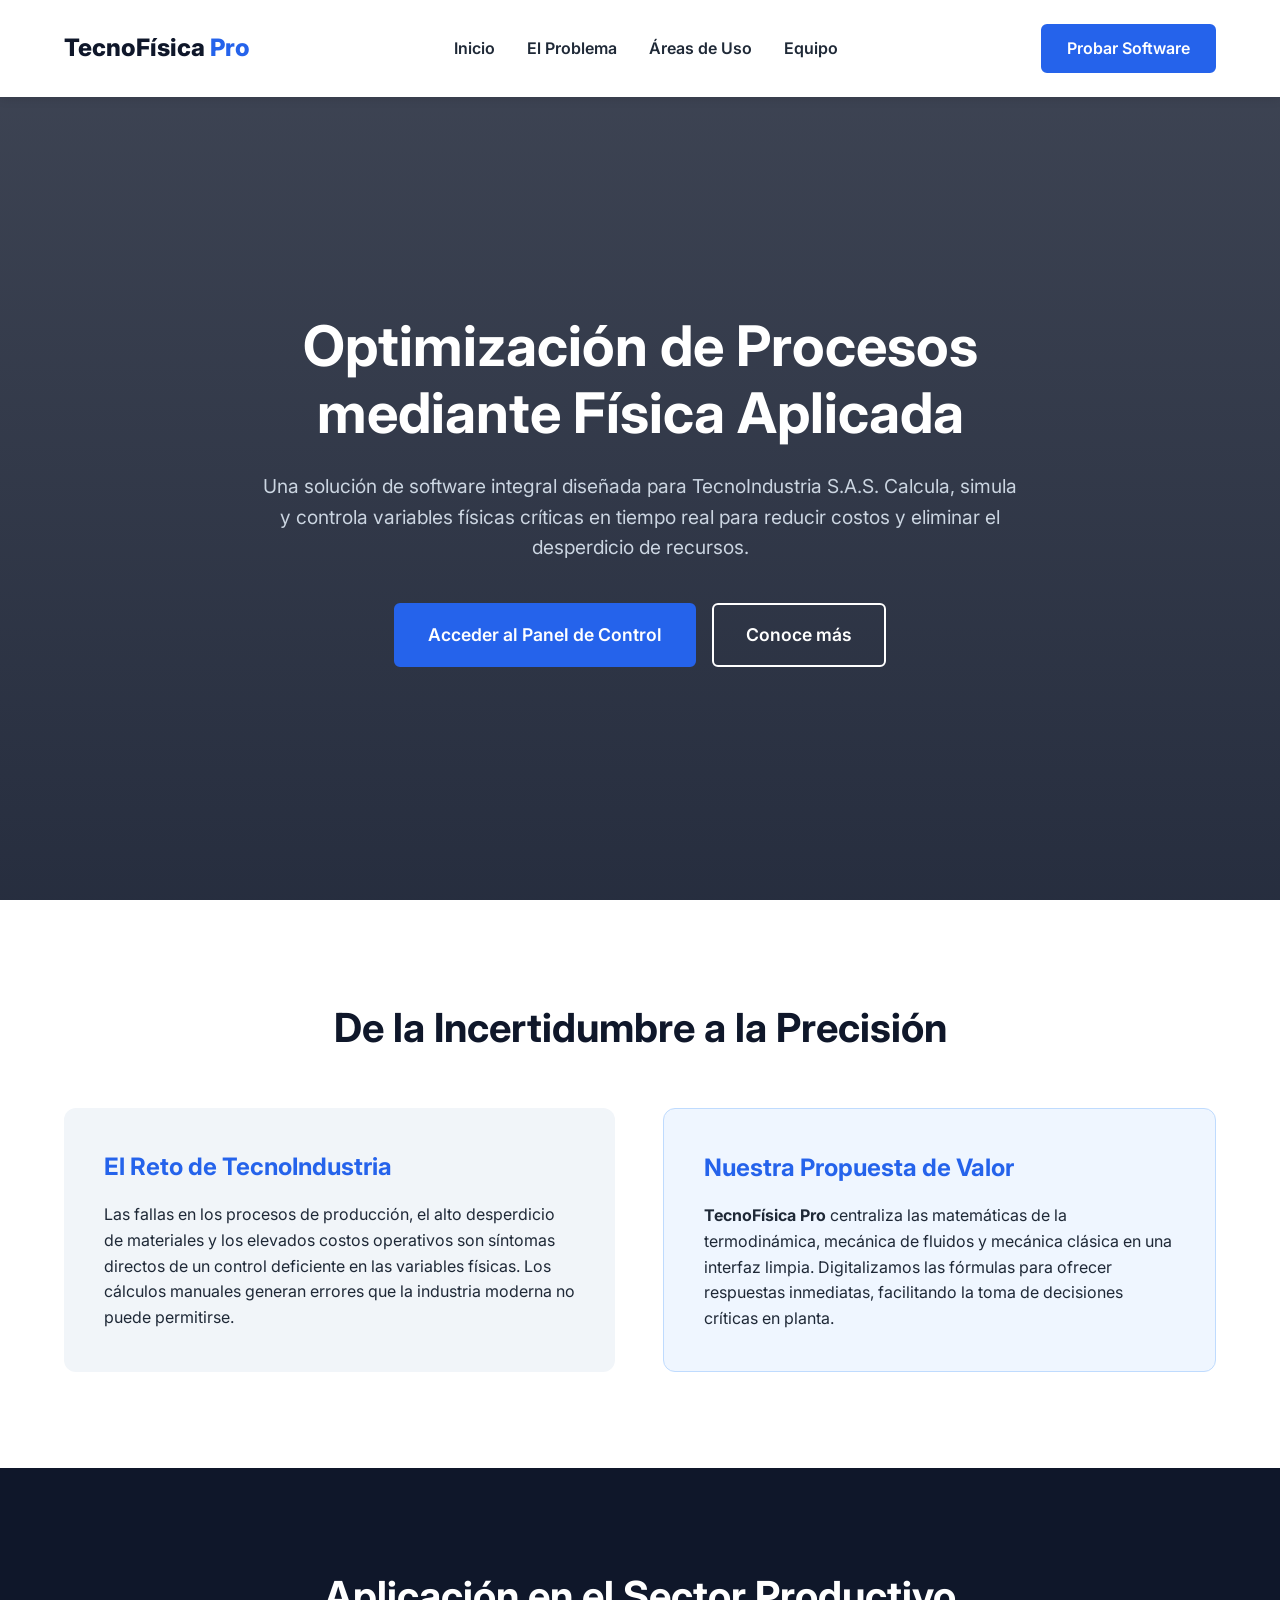
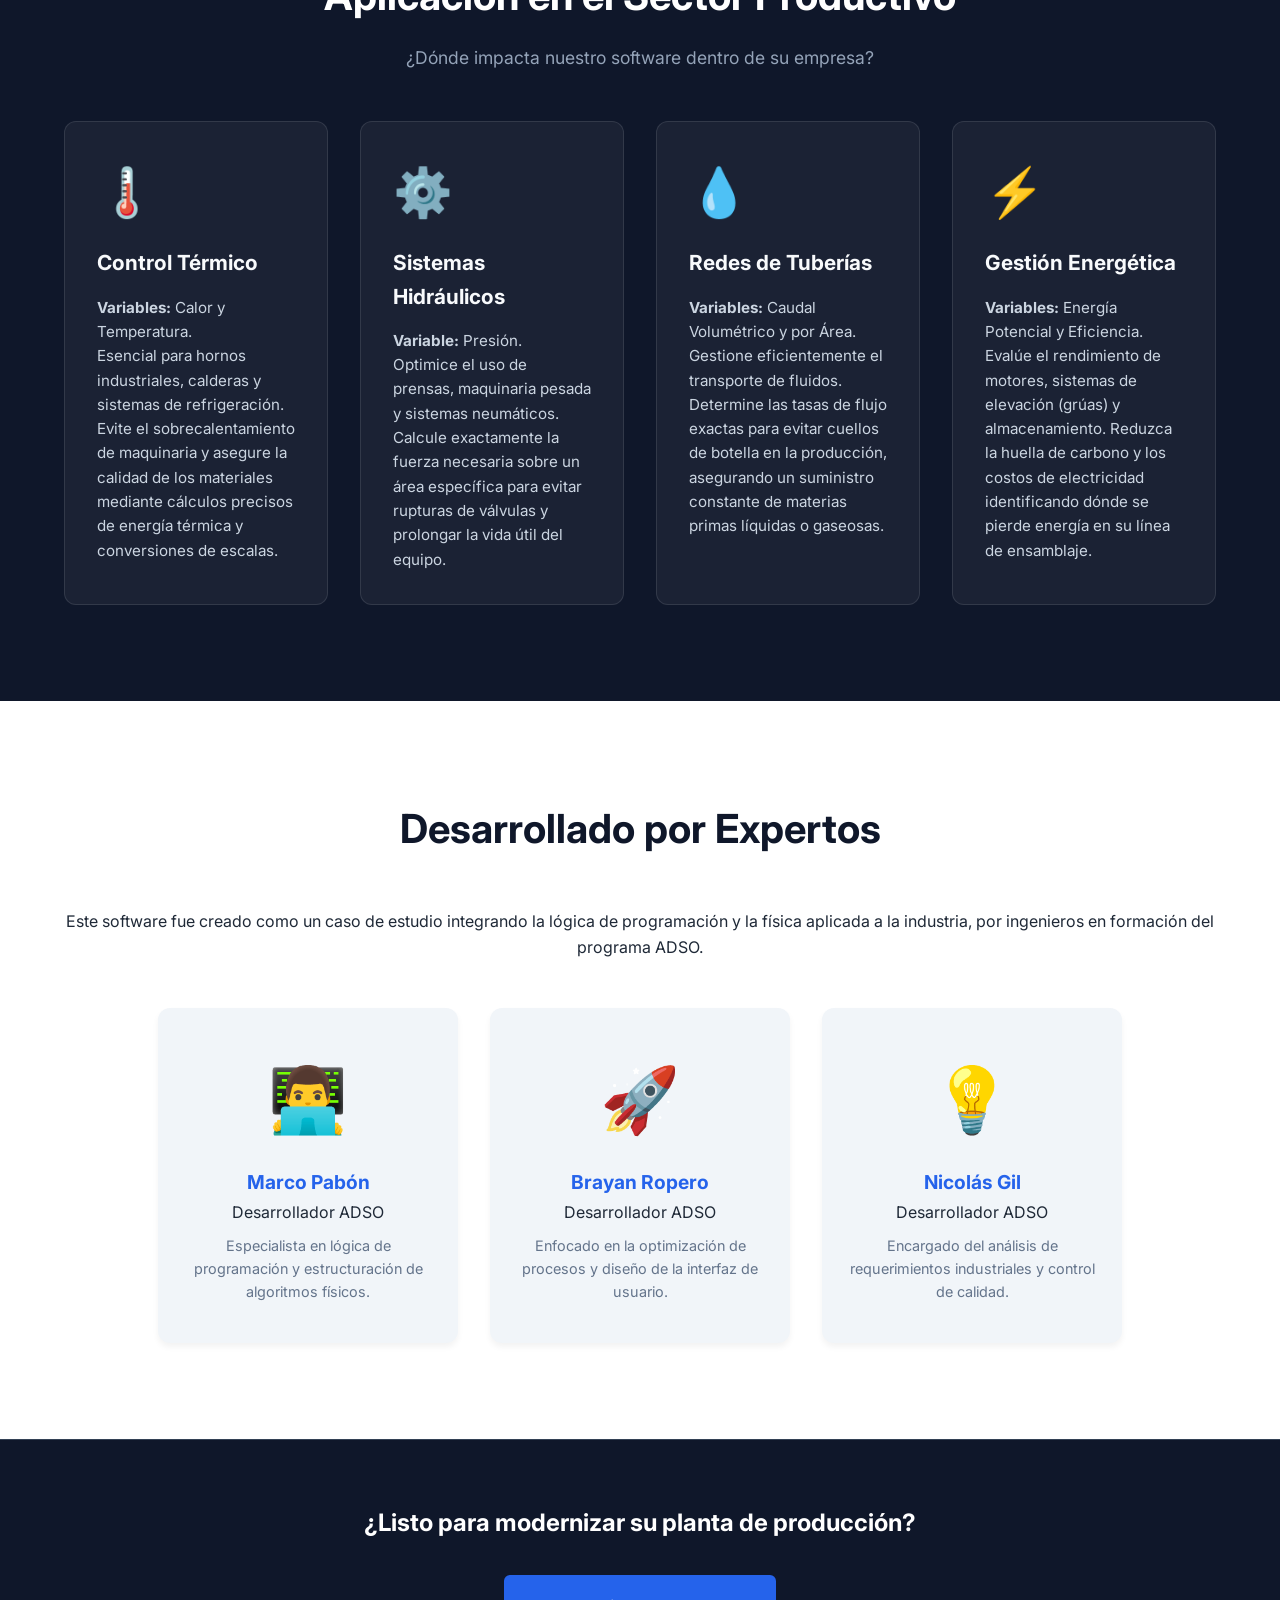
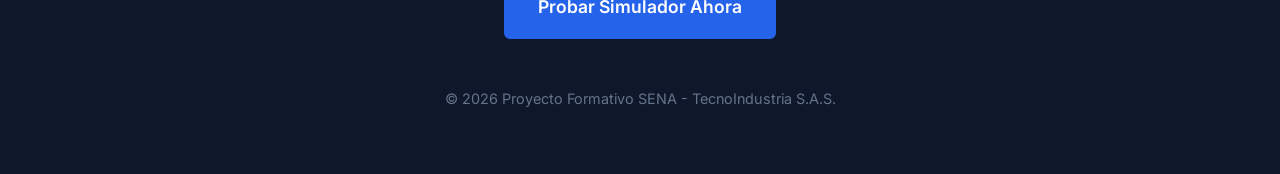
<file: index.html>
<!DOCTYPE html>
<html lang="es">
<head>
    <meta charset="UTF-8">
    <meta name="viewport" content="width=device-width, initial-scale=1.0">
    <title>TecnoFísica Pro | Soluciones Industriales</title>
    <link rel="stylesheet" href="landing-styles.css">
    <link href="https://fonts.googleapis.com/css2?family=Inter:wght@300;400;600;800&display=swap" rel="stylesheet">
</head>
<body>

    <nav class="navbar">
        <div class="logo">TecnoFísica <span>Pro</span></div>
        <ul class="nav-links">
            <li><a href="#inicio">Inicio</a></li>
            <li><a href="#problema">El Problema</a></li>
            <li><a href="#aplicaciones">Áreas de Uso</a></li>
            <li><a href="#equipo">Equipo</a></li>
        </ul>
        <a href="app.html" class="btn-primary">Probar Software</a>
    </nav>

    <header id="inicio" class="hero">
        <div class="hero-content">
            <h1>Optimización de Procesos mediante Física Aplicada</h1>
            <p>Una solución de software integral diseñada para TecnoIndustria S.A.S. Calcula, simula y controla variables físicas críticas en tiempo real para reducir costos y eliminar el desperdicio de recursos.</p>
            <div class="hero-buttons">
                <a href="app.html" class="btn-primary btn-large">Acceder al Panel de Control</a>
                <a href="#aplicaciones" class="btn-secondary btn-large">Conoce más</a>
            </div>
        </div>
    </header>

    <section id="problema" class="section-light">
        <div class="container">
            <h2 class="section-title">De la Incertidumbre a la Precisión</h2>
            <div class="split-layout">
                <div class="text-box">
                    <h3>El Reto de TecnoIndustria</h3>
                    <p>Las fallas en los procesos de producción, el alto desperdicio de materiales y los elevados costos operativos son síntomas directos de un control deficiente en las variables físicas. Los cálculos manuales generan errores que la industria moderna no puede permitirse.</p>
                </div>
                <div class="text-box highlight-box">
                    <h3>Nuestra Propuesta de Valor</h3>
                    <p><strong>TecnoFísica Pro</strong> centraliza las matemáticas de la termodinámica, mecánica de fluidos y mecánica clásica en una interfaz limpia. Digitalizamos las fórmulas para ofrecer respuestas inmediatas, facilitando la toma de decisiones críticas en planta.</p>
                </div>
            </div>
        </div>
    </section>

    <section id="aplicaciones" class="section-dark">
        <div class="container">
            <h2 class="section-title text-white">Aplicación en el Sector Productivo</h2>
            <p class="section-subtitle">¿Dónde impacta nuestro software dentro de su empresa?</p>
            
            <div class="grid-cards">
                <div class="card">
                    <div class="card-icon">🌡️</div>
                    <h3>Control Térmico</h3>
                    <p><strong>Variables:</strong> Calor y Temperatura.</p>
                    <p>Esencial para hornos industriales, calderas y sistemas de refrigeración. Evite el sobrecalentamiento de maquinaria y asegure la calidad de los materiales mediante cálculos precisos de energía térmica y conversiones de escalas.</p>
                </div>

                <div class="card">
                    <div class="card-icon">⚙️</div>
                    <h3>Sistemas Hidráulicos</h3>
                    <p><strong>Variable:</strong> Presión.</p>
                    <p>Optimice el uso de prensas, maquinaria pesada y sistemas neumáticos. Calcule exactamente la fuerza necesaria sobre un área específica para evitar rupturas de válvulas y prolongar la vida útil del equipo.</p>
                </div>

                <div class="card">
                    <div class="card-icon">💧</div>
                    <h3>Redes de Tuberías</h3>
                    <p><strong>Variables:</strong> Caudal Volumétrico y por Área.</p>
                    <p>Gestione eficientemente el transporte de fluidos. Determine las tasas de flujo exactas para evitar cuellos de botella en la producción, asegurando un suministro constante de materias primas líquidas o gaseosas.</p>
                </div>

                <div class="card">
                    <div class="card-icon">⚡</div>
                    <h3>Gestión Energética</h3>
                    <p><strong>Variables:</strong> Energía Potencial y Eficiencia.</p>
                    <p>Evalúe el rendimiento de motores, sistemas de elevación (grúas) y almacenamiento. Reduzca la huella de carbono y los costos de electricidad identificando dónde se pierde energía en su línea de ensamblaje.</p>
                </div>
            </div>
        </div>
    </section>

    <section id="equipo" class="section-light">
        <div class="container">
            <h2 class="section-title">Desarrollado por Expertos</h2>
            <p class="text-center">Este software fue creado como un caso de estudio integrando la lógica de programación y la física aplicada a la industria, por ingenieros en formación del programa ADSO.</p>
            
            <div class="team-container">
                <div class="team-member">
                    <div class="avatar">👨‍💻</div>
                    <h4>Marco Pabón</h4>
                    <p>Desarrollador ADSO</p>
                    <p class="small-text">Especialista en lógica de programación y estructuración de algoritmos físicos.</p>
                </div>

                <div class="team-member">
                    <div class="avatar">🚀</div>
                    <h4>Brayan Ropero</h4>
                    <p>Desarrollador ADSO</p>
                    <p class="small-text">Enfocado en la optimización de procesos y diseño de la interfaz de usuario.</p>
                </div>

                <div class="team-member">
                    <div class="avatar">💡</div>
                    <h4>Nicolás Gil</h4>
                    <p>Desarrollador ADSO</p>
                    <p class="small-text">Encargado del análisis de requerimientos industriales y control de calidad.</p>
                </div>
            </div>
        </div>
    </section>

    <footer>
        <div class="container">
            <h2>¿Listo para modernizar su planta de producción?</h2>
            <a href="app.html" class="btn-primary btn-large" style="margin-top: 1rem; display: inline-block;">Probar Simulador Ahora</a>
            <p class="copyright">© 2026 Proyecto Formativo SENA - TecnoIndustria S.A.S.</p>
        </div>
    </footer>

</body>
</html>
</file>
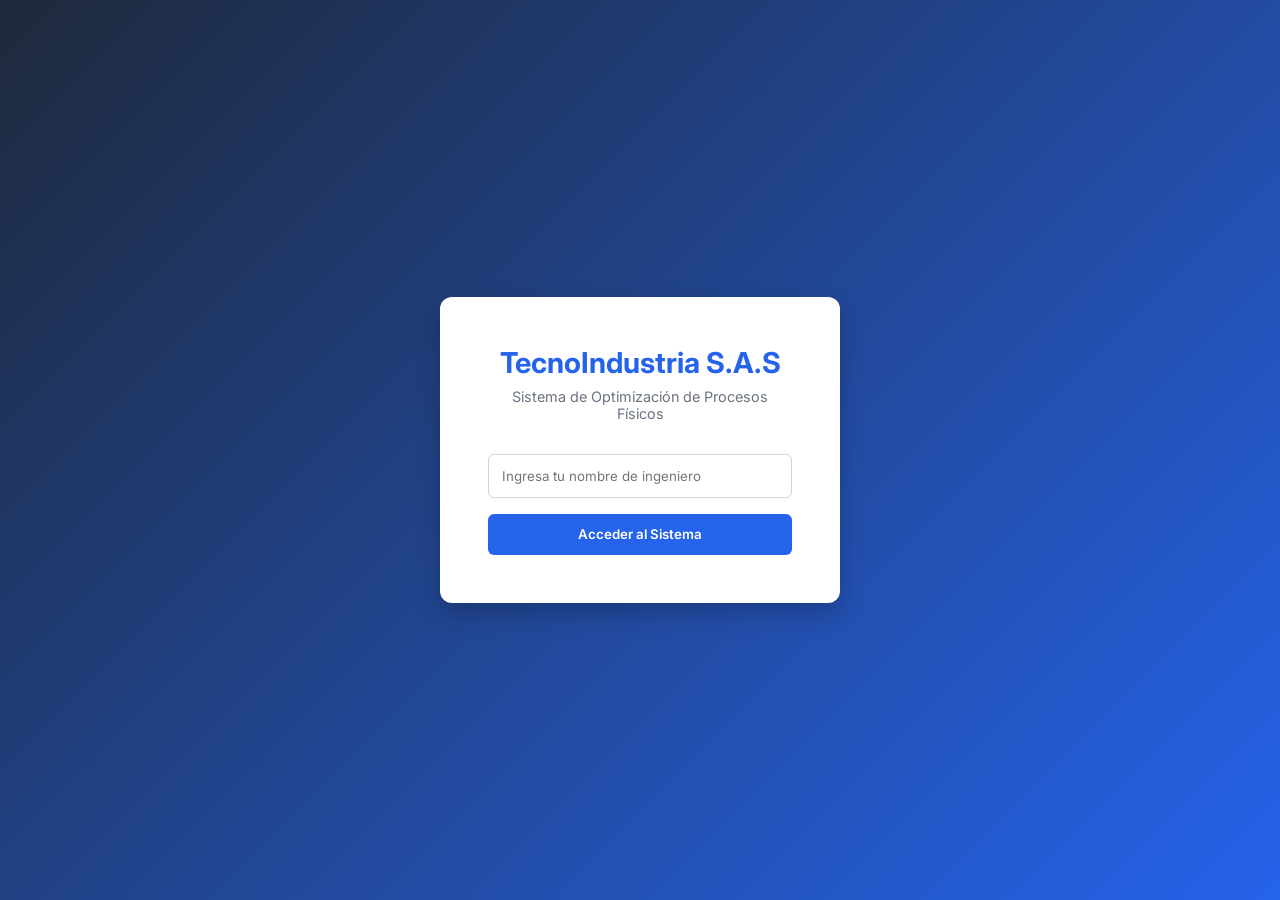
<file: app.html>
<!DOCTYPE html>
<html lang="es">
<head>
    <meta charset="UTF-8">
    <meta name="viewport" content="width=device-width, initial-scale=1.0">
    <title>TecnoIndustria S.A.S - Panel de Control Físico</title>
    <link rel="stylesheet" href="styles.css">
    <link href="https://fonts.googleapis.com/css2?family=Inter:wght@300;400;600;700&display=swap" rel="stylesheet">
</head>
<body>

    <div id="login-screen" class="screen active">
        <div class="login-card">
            <h1>TecnoIndustria S.A.S</h1>
            <p>Sistema de Optimización de Procesos Físicos</p>
            <input type="text" id="username-input" placeholder="Ingresa tu nombre de ingeniero" autocomplete="off">
            <button onclick="iniciarSesion()">Acceder al Sistema</button>
        </div>
    </div>

    <div id="dashboard-screen" class="screen">
        <nav class="sidebar">
            <h2 id="welcome-message">Hola, Ingeniero</h2>
            <ul class="nav-links">
                <li onclick="mostrarSeccion('calculadoras')" class="active-nav">Calculadoras</li>
                <li onclick="mostrarSeccion('info-proyecto')">Info del Proyecto</li>
                <li onclick="cerrarSesion()" class="logout-btn">Salir</li>
            </ul>
        </nav>

        <main class="content">
            <section id="calculadoras" class="content-section active-section">
                <header>
                    <h2>Control de Variables Físicas</h2>
                    <p>Seleccione la propiedad que desea calcular o simular.</p>
                </header>
                
                <div class="calculator-grid">
                    
                    <div class="calc-card">
                        <h3>Calor (Energía Térmica)</h3>
                        <p>Fórmula: Q = m · c · ΔT</p>
                        <input type="number" id="calor-m" placeholder="Masa (kg)">
                        <input type="number" id="calor-c" placeholder="Calor Específico (J/kg·°C)">
                        <input type="number" id="calor-dt" placeholder="Δ Temperatura (°C)">
                        <button onclick="calcularCalor()">Calcular Q</button>
                        <div class="result" id="res-calor"></div>
                    </div>

                    <div class="calc-card">
                        <h3>Temperatura</h3>
                        <p>Conversión °F a °C y K</p>
                        <input type="number" id="temp-f" placeholder="Grados Fahrenheit (°F)">
                        <button onclick="calcularTemperatura()">Convertir</button>
                        <div class="result" id="res-temp"></div>
                    </div>

                    <div class="calc-card">
                        <h3>Presión</h3>
                        <p>Fórmula: P = F / A</p>
                        <input type="number" id="pres-f" placeholder="Fuerza (N)">
                        <input type="number" id="pres-a" placeholder="Área (m²)">
                        <button onclick="calcularPresion()">Calcular P</button>
                        <div class="result" id="res-presion"></div>
                    </div>

                    <div class="calc-card">
                        <h3>Caudal Volumétrico</h3>
                        <p>Fórmula: Q = V / t</p>
                        <input type="number" id="cv-v" placeholder="Volumen (m³)">
                        <input type="number" id="cv-t" placeholder="Tiempo (s)">
                        <button onclick="calcularCaudalVol()">Calcular Q</button>
                        <div class="result" id="res-cv"></div>
                    </div>

                    <div class="calc-card">
                        <h3>Caudal (Área y Vel.)</h3>
                        <p>Fórmula: Q = A · v</p>
                        <input type="number" id="ca-a" placeholder="Área (m²)">
                        <input type="number" id="ca-v" placeholder="Velocidad (m/s)">
                        <button onclick="calcularCaudalArea()">Calcular Q</button>
                        <div class="result" id="res-ca"></div>
                    </div>

                    <div class="calc-card">
                        <h3>Energía Potencial</h3>
                        <p>Fórmula: Ep = m · g · h</p>
                        <input type="number" id="ep-m" placeholder="Masa (kg)">
                        <input type="number" id="ep-h" placeholder="Altura (m)">
                        <button onclick="calcularEnergiaPotencial()">Calcular Ep</button>
                        <div class="result" id="res-ep"></div>
                    </div>

                    <div class="calc-card">
                        <h3>Eficiencia Energética</h3>
                        <p>Fórmula: η = (E.útil / E.total) × 100</p>
                        <input type="number" id="ee-u" placeholder="Energía Útil (J)">
                        <input type="number" id="ee-t" placeholder="Energía Total (J)">
                        <button onclick="calcularEficiencia()">Calcular η</button>
                        <div class="result" id="res-ee"></div>
                    </div>

                </div>
            </section>

            <section id="info-proyecto" class="content-section">
                <header>
                    <h2>Información del Proyecto</h2>
                </header>
                <div class="info-content">
                    <h3>Problema que soluciona</h3>
                    <p>Tecnolndustria S.A.S. enfrenta fallas en procesos, desperdicio de recursos y altos costos operativos debido a dificultades en el cálculo y control de variables como temperatura, presión y caudales.</p>
                    
                    <h3>Principios físicos utilizados</h3>
                    <p>Se aplican principios de termodinámica (calor y temperatura), mecánica de fluidos (presión y caudales) y mecánica clásica (energía y eficiencia).</p>
                    
                    <h3>Propuesta de Valor</h3>
                    <p>Una herramienta de software unificada que permite a los operarios realizar cálculos rápidos y precisos en tiempo real, optimizando recursos y facilitando la toma de decisiones en el sector productivo.</p>

                    <h3>Equipo de Trabajo</h3>
                    <p>Desarrollado por el equipo de Análisis y Desarrollo de Software (ADSO):</p>
                    <li>Nicolás Gil Sanchez</li>
                    <li>Brayan Ropero</li>
                    <li>Marco Pabón</li>
                </div>
            </section>
        </main>
    </div>

    <script src="script.js"></script>
</body>
</html>
</file>
<file: landing-styles.css>
:root {
    --primary: #2563eb;
    --primary-dark: #1d4ed8;
    --secondary: #0f172a;
    --text-dark: #1f2937;
    --text-light: #f8fafc;
    --bg-light: #ffffff;
    --bg-gray: #f1f5f9;
}

* {
    margin: 0;
    padding: 0;
    box-sizing: border-box;
    font-family: 'Inter', sans-serif;
    scroll-behavior: smooth;
}

body {
    color: var(--text-dark);
    line-height: 1.6;
}

.container {
    width: 90%;
    max-width: 1200px;
    margin: 0 auto;
}

.text-center {
    text-align: center;
}

.small-text {
    font-size: 0.9rem;
    color: #64748b;
    margin-top: 0.5rem;
}

/* --- Navegación --- */
.navbar {
    display: flex;
    justify-content: space-between;
    align-items: center;
    padding: 1.5rem 5%;
    background-color: var(--bg-light);
    box-shadow: 0 2px 10px rgba(0,0,0,0.1);
    position: fixed;
    width: 100%;
    top: 0;
    z-index: 1000;
}

.logo {
    font-size: 1.5rem;
    font-weight: 800;
    color: var(--secondary);
}

.logo span {
    color: var(--primary);
}

.nav-links {
    display: flex;
    list-style: none;
    gap: 2rem;
}

.nav-links a {
    text-decoration: none;
    color: var(--text-dark);
    font-weight: 600;
    transition: color 0.3s;
}

.nav-links a:hover {
    color: var(--primary);
}

/* --- Botones --- */
.btn-primary, .btn-secondary {
    display: inline-block;
    padding: 0.6rem 1.5rem;
    border-radius: 6px;
    text-decoration: none;
    font-weight: 600;
    transition: all 0.3s;
    text-align: center;
}

.btn-primary {
    background-color: var(--primary);
    color: white;
    border: 2px solid var(--primary);
}

.btn-primary:hover {
    background-color: var(--primary-dark);
    border-color: var(--primary-dark);
}

.btn-secondary {
    background-color: transparent;
    color: white;
    border: 2px solid white;
}

.btn-secondary:hover {
    background-color: white;
    color: var(--secondary);
}

.btn-large {
    padding: 1rem 2rem;
    font-size: 1.1rem;
}

/* --- Secciones Generales --- */
.section-light {
    padding: 6rem 0;
    background-color: var(--bg-light);
}

.section-dark {
    padding: 6rem 0;
    background-color: var(--secondary);
    color: var(--text-light);
}

.section-title {
    text-align: center;
    font-size: 2.5rem;
    margin-bottom: 3rem;
    color: var(--secondary);
}

.text-white {
    color: white !important;
}

.section-subtitle {
    text-align: center;
    margin-top: -2rem;
    margin-bottom: 3rem;
    color: #94a3b8;
    font-size: 1.1rem;
}

/* --- Hero Section --- */
.hero {
    height: 100vh;
    display: flex;
    align-items: center;
    justify-content: center;
    text-align: center;
    background: linear-gradient(rgba(15, 23, 42, 0.8), rgba(15, 23, 42, 0.9)), url('https://images.unsplash.com/photo-1581091226825-a6a2a5aee158?ixlib=rb-4.0.3&auto=format&fit=crop&w=1920&q=80') center/cover;
    color: white;
    padding-top: 80px; /* Offset for navbar */
}

.hero-content {
    max-width: 800px;
    padding: 0 20px;
}

.hero-content h1 {
    font-size: 3.5rem;
    margin-bottom: 1.5rem;
    line-height: 1.2;
}

.hero-content p {
    font-size: 1.2rem;
    margin-bottom: 2.5rem;
    color: #cbd5e1;
}

.hero-buttons {
    display: flex;
    gap: 1rem;
    justify-content: center;
}

/* --- Split Layout (Problema) --- */
.split-layout {
    display: flex;
    gap: 3rem;
    align-items: stretch;
}

.text-box {
    flex: 1;
    padding: 2.5rem;
    background-color: var(--bg-gray);
    border-radius: 12px;
}

.text-box h3 {
    color: var(--primary);
    margin-bottom: 1rem;
    font-size: 1.5rem;
}

.highlight-box {
    background-color: #eff6ff;
    border: 1px solid #bfdbfe;
}

/* --- Grid Cards (Aplicaciones) --- */
.grid-cards {
    display: grid;
    grid-template-columns: repeat(auto-fit, minmax(250px, 1fr));
    gap: 2rem;
}

.card {
    background-color: rgba(255, 255, 255, 0.05);
    padding: 2rem;
    border-radius: 12px;
    border: 1px solid rgba(255, 255, 255, 0.1);
    transition: transform 0.3s;
}

.card:hover {
    transform: translateY(-10px);
    background-color: rgba(255, 255, 255, 0.1);
}

.card-icon {
    font-size: 3rem;
    margin-bottom: 1rem;
}

.card h3 {
    margin-bottom: 1rem;
    font-size: 1.3rem;
}

.card p {
    color: #cbd5e1;
    font-size: 0.95rem;
}

/* --- Equipo --- */
.team-container {
    display: flex;
    justify-content: center;
    flex-wrap: wrap; /* Esto permite que se acomoden hacia abajo en celulares */
    gap: 2rem; /* Espacio entre las tarjetas */
    margin-top: 3rem;
}

.team-member {
    text-align: center;
    background-color: var(--bg-gray);
    padding: 2.5rem 1.5rem;
    border-radius: 12px;
    width: 100%;
    max-width: 300px;
    box-shadow: 0 4px 6px rgba(0,0,0,0.05);
    transition: transform 0.3s ease;
}

.team-member:hover {
    transform: translateY(-5px); /* Pequeño efecto al pasar el mouse */
}

.team-member h4 {
    color: var(--primary);
    font-size: 1.2rem;
    margin-bottom: 0.2rem;
}

.avatar {
    font-size: 4rem;
    margin-bottom: 1rem;
}

/* --- Footer --- */
footer {
    background-color: var(--secondary);
    color: white;
    text-align: center;
    padding: 4rem 20px;
    border-top: 1px solid #334155;
}

footer h2 {
    margin-bottom: 1rem;
}

.copyright {
    margin-top: 3rem;
    color: #64748b;
    font-size: 0.9rem;
}

/* --- Responsividad --- */
@media (max-width: 768px) {
    .nav-links {
        display: none; /* Simplificado para móviles en la landing */
    }
    
    .hero-content h1 {
        font-size: 2.2rem;
    }
    
    .hero-buttons {
        flex-direction: column;
    }
    
    .split-layout {
        flex-direction: column;
    }
}
</file>
<file: styles.css>
:root {
    --primary: #2563eb;
    --primary-hover: #1d4ed8;
    --bg-color: #f3f4f6;
    --card-bg: #ffffff;
    --text-main: #1f2937;
    --text-muted: #6b7280;
    --sidebar-bg: #1e293b;
}

* {
    margin: 0;
    padding: 0;
    box-sizing: border-box;
    font-family: 'Inter', sans-serif;
}

body {
    background-color: var(--bg-color);
    color: var(--text-main);
    height: 100vh;
    overflow: hidden;
}

/* Manejo de Pantallas */
.screen {
    display: none;
    height: 100vh;
    width: 100vw;
}

.screen.active {
    display: flex;
}

/* Pantalla de Login */
#login-screen {
    justify-content: center;
    align-items: center;
    background: linear-gradient(135deg, #1e293b 0%, #2563eb 100%);
}

.login-card {
    background: var(--card-bg);
    padding: 3rem;
    border-radius: 12px;
    box-shadow: 0 10px 25px rgba(0,0,0,0.2);
    text-align: center;
    width: 100%;
    max-width: 400px;
}

.login-card h1 {
    font-size: 1.8rem;
    margin-bottom: 0.5rem;
    color: var(--primary);
}

.login-card p {
    color: var(--text-muted);
    margin-bottom: 2rem;
    font-size: 0.9rem;
}

input {
    width: 100%;
    padding: 0.8rem;
    margin-bottom: 1rem;
    border: 1px solid #d1d5db;
    border-radius: 6px;
    outline: none;
    transition: border 0.3s;
}

input:focus {
    border-color: var(--primary);
}

button {
    width: 100%;
    padding: 0.8rem;
    background-color: var(--primary);
    color: white;
    border: none;
    border-radius: 6px;
    cursor: pointer;
    font-weight: 600;
    transition: background 0.3s;
}

button:hover {
    background-color: var(--primary-hover);
}

/* Dashboard */
#dashboard-screen {
    flex-direction: row;
}

.sidebar {
    width: 250px;
    background-color: var(--sidebar-bg);
    color: white;
    padding: 2rem 1rem;
    display: flex;
    flex-direction: column;
}

.sidebar h2 {
    font-size: 1.2rem;
    margin-bottom: 2rem;
    text-align: center;
    border-bottom: 1px solid #334155;
    padding-bottom: 1rem;
}

.nav-links {
    list-style: none;
}

.nav-links li {
    padding: 1rem;
    margin-bottom: 0.5rem;
    border-radius: 6px;
    cursor: pointer;
    transition: background 0.3s;
}

.nav-links li:hover {
    background-color: #334155;
}

.nav-links li.active-nav {
    background-color: var(--primary);
}

.logout-btn {
    margin-top: auto;
    background-color: #ef4444 !important;
}

.logout-btn:hover {
    background-color: #dc2626 !important;
}

/* Contenido Principal */
.content {
    flex: 1;
    padding: 2rem;
    overflow-y: auto;
}

.content-section {
    display: none;
}

.content-section.active-section {
    display: block;
}

header h2 {
    font-size: 1.8rem;
    margin-bottom: 0.5rem;
}

header p {
    color: var(--text-muted);
    margin-bottom: 2rem;
}

/* Grid de Calculadoras */
.calculator-grid {
    display: grid;
    grid-template-columns: repeat(auto-fit, minmax(300px, 1fr));
    gap: 1.5rem;
}

.calc-card {
    background: var(--card-bg);
    padding: 1.5rem;
    border-radius: 8px;
    box-shadow: 0 4px 6px rgba(0,0,0,0.05);
}

.calc-card h3 {
    margin-bottom: 0.5rem;
    color: var(--primary);
}

.calc-card p {
    font-size: 0.85rem;
    color: var(--text-muted);
    margin-bottom: 1rem;
}

.calc-card input {
    margin-bottom: 0.5rem;
}

.result {
    margin-top: 1rem;
    font-weight: 600;
    color: #059669;
    min-height: 24px;
}

/* Info Proyecto */
.info-content {
    background: var(--card-bg);
    padding: 2rem;
    border-radius: 8px;
    box-shadow: 0 4px 6px rgba(0,0,0,0.05);
}

.info-content h3 {
    margin-top: 1.5rem;
    color: var(--primary);
}

.info-content p {
    margin-top: 0.5rem;
    line-height: 1.6;
    color: var(--text-main);
}

/* Responsividad */
@media (max-width: 768px) {
    #dashboard-screen {
        flex-direction: column;
    }
    .sidebar {
        width: 100%;
        height: auto;
        padding: 1rem;
    }
    .nav-links {
        display: flex;
        flex-wrap: wrap;
        gap: 0.5rem;
    }
    .nav-links li {
        flex: 1;
        text-align: center;
        margin-bottom: 0;
    }
}
</file>
